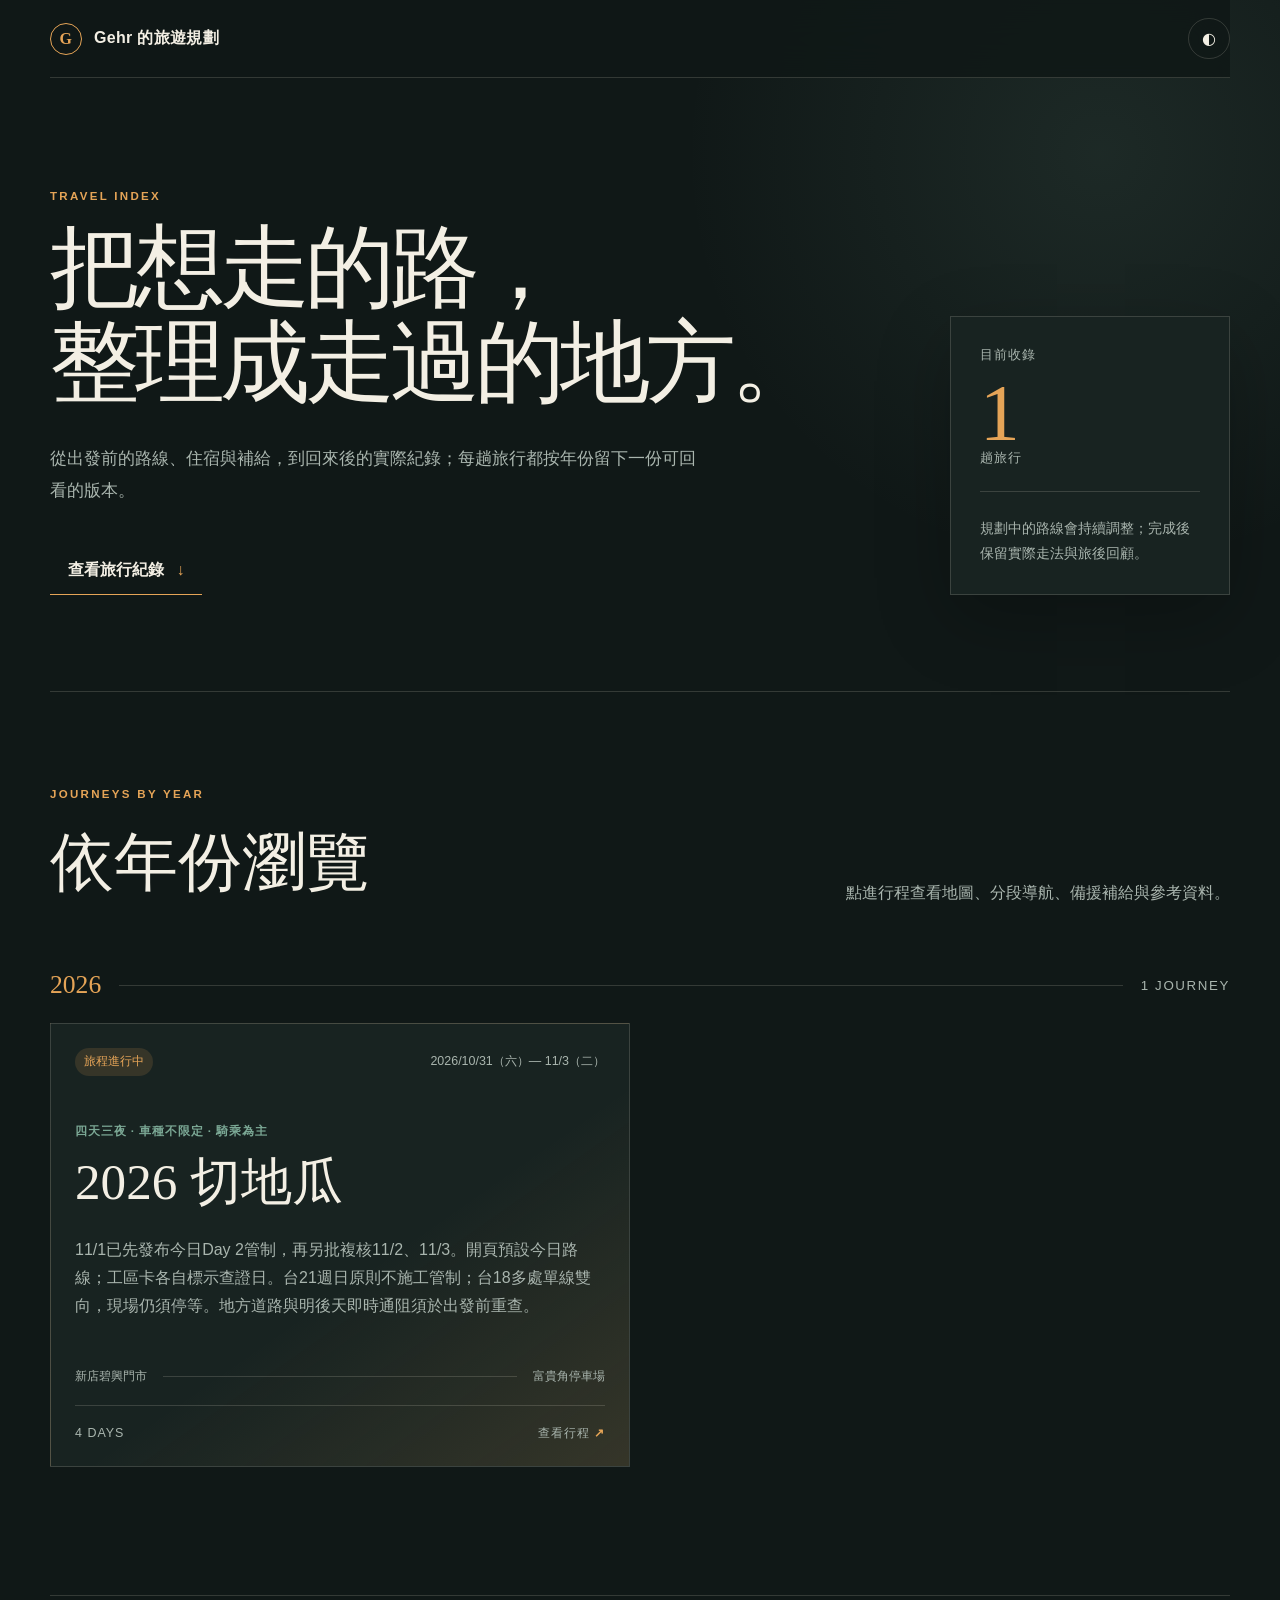
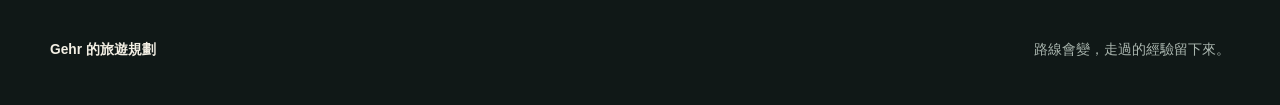
<file: index.html>
<!doctype html>
<html lang="zh-Hant">
  <head>
    <meta charset="utf-8" />
    <meta name="viewport" content="width=device-width, initial-scale=1" />
    <meta name="theme-color" content="#101817" />
    <meta name="description" content="Gehr 的旅遊規劃：依年份整理正在規劃與已完成的旅行。" />
    <title>Gehr 的旅遊規劃</title>
    <link rel="stylesheet" href="assets/home.css" />
  </head>
  <body>
    <a class="skip-link" href="#trips">跳到旅行列表</a>

    <header class="site-header">
      <a class="brand" href="index.html" aria-label="Gehr 的旅遊規劃首頁">
        <span class="brand-mark" aria-hidden="true">G</span>
        <span>Gehr 的旅遊規劃</span>
      </a>
      <button class="theme-toggle" type="button" aria-label="切換明暗模式" title="切換明暗模式">◐</button>
    </header>

    <main>
      <section class="hero" aria-labelledby="hero-title">
        <div class="hero-copy">
          <p class="eyebrow">TRAVEL INDEX</p>
          <h1 id="hero-title">把想走的路，<br />整理成走過的地方。</h1>
          <p class="hero-note">從出發前的路線、住宿與補給，到回來後的實際紀錄；每趟旅行都按年份留下一份可回看的版本。</p>
          <a class="primary-link" href="#trips">查看旅行紀錄 <span aria-hidden="true">↓</span></a>
        </div>
        <aside class="hero-index" aria-label="網站內容摘要">
          <span class="index-label">目前收錄</span>
          <strong id="trip-count">1</strong>
          <span>趟旅行</span>
          <div class="index-rule"></div>
          <p>規劃中的路線會持續調整；完成後保留實際走法與旅後回顧。</p>
        </aside>
      </section>

      <section class="trip-index" id="trips" aria-labelledby="trips-title">
        <div class="section-heading">
          <div>
            <p class="eyebrow">JOURNEYS BY YEAR</p>
            <h2 id="trips-title">依年份瀏覽</h2>
          </div>
          <p>點進行程查看地圖、分段導航、備援補給與參考資料。</p>
        </div>
        <div id="year-groups"></div>
      </section>
    </main>

    <footer class="site-footer">
      <strong>Gehr 的旅遊規劃</strong>
      <span>路線會變，走過的經驗留下來。</span>
    </footer>

    <script src="trips/2026/qiedigua/route-data.js?v=20261101-following-2"></script>
    <script src="assets/home.js"></script>
  </body>
</html>
</file>
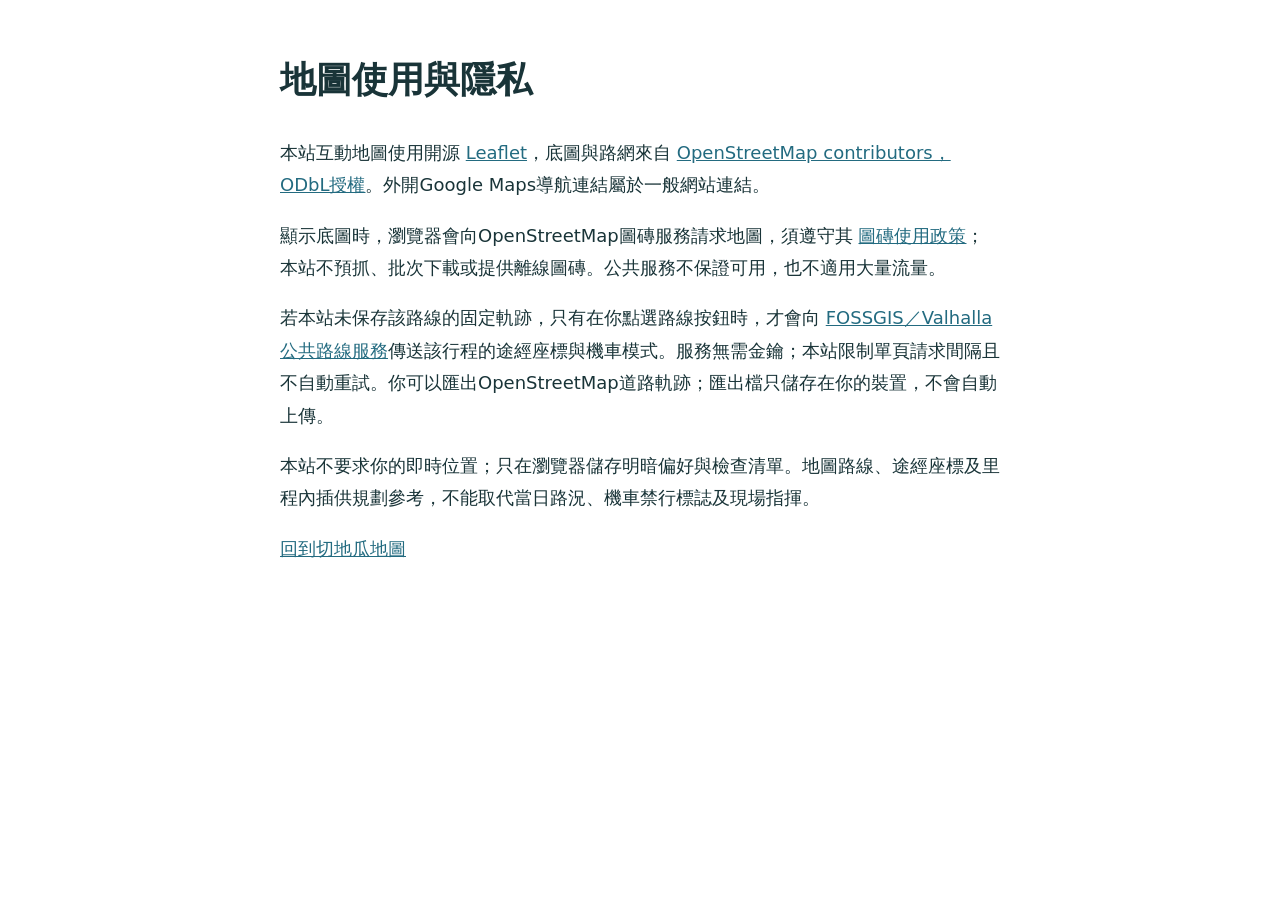
<file: map-policy.html>
<!doctype html><html lang="zh-Hant"><meta charset="utf-8"><meta name="viewport" content="width=device-width,initial-scale=1"><title>地圖使用與隱私｜Gehr 的旅遊規劃</title><style>body{max-width:720px;margin:3rem auto;padding:0 1rem;font:18px/1.8 system-ui;color:#193438}a{color:#236b80}</style><h1>地圖使用與隱私</h1><p>本站互動地圖使用開源 <a href="https://leafletjs.com/">Leaflet</a>，底圖與路網來自 <a href="https://www.openstreetmap.org/copyright">OpenStreetMap contributors，ODbL授權</a>。外開Google Maps導航連結屬於一般網站連結。</p><p>顯示底圖時，瀏覽器會向OpenStreetMap圖磚服務請求地圖，須遵守其 <a href="https://operations.osmfoundation.org/policies/tiles/">圖磚使用政策</a>；本站不預抓、批次下載或提供離線圖磚。公共服務不保證可用，也不適用大量流量。</p><p>若本站未保存該路線的固定軌跡，只有在你點選路線按鈕時，才會向 <a href="https://valhalla.github.io/valhalla/start/introduction/">FOSSGIS／Valhalla公共路線服務</a>傳送該行程的途經座標與機車模式。服務無需金鑰；本站限制單頁請求間隔且不自動重試。你可以匯出OpenStreetMap道路軌跡；匯出檔只儲存在你的裝置，不會自動上傳。</p><p>本站不要求你的即時位置；只在瀏覽器儲存明暗偏好與檢查清單。地圖路線、途經座標及里程內插供規劃參考，不能取代當日路況、機車禁行標誌及現場指揮。</p><p><a href="trips/2026/qiedigua/#map-section">回到切地瓜地圖</a></p></html>
</file>
<file: assets/home.css>
:root {
  color-scheme: dark;
  --bg: #101817;
  --surface: #182321;
  --surface-2: #1d2a27;
  --text: #f3efe4;
  --muted: #a9b5ae;
  --line: rgba(238, 235, 219, 0.16);
  --accent: #e5a457;
  --accent-soft: rgba(229, 164, 87, 0.14);
  --green: #7ba895;
  --header: rgba(16, 24, 23, 0.86);
  --shadow: 0 24px 70px rgba(0, 0, 0, 0.24);
  font-family: Inter, "Noto Sans TC", "PingFang TC", "Microsoft JhengHei", sans-serif;
}

:root[data-theme="light"] {
  color-scheme: light;
  --bg: #f3f0e7;
  --surface: #fffdf7;
  --surface-2: #e9ece4;
  --text: #16211f;
  --muted: #66726d;
  --line: rgba(22, 33, 31, 0.16);
  --accent: #ae6428;
  --accent-soft: rgba(174, 100, 40, 0.1);
  --green: #477765;
  --header: rgba(243, 240, 231, 0.88);
  --shadow: 0 24px 70px rgba(65, 55, 37, 0.12);
}

* { box-sizing: border-box; }
html { scroll-behavior: smooth; }
body {
  margin: 0;
  min-width: 320px;
  background:
    radial-gradient(circle at 86% 9%, rgba(123, 168, 149, 0.12), transparent 26rem),
    var(--bg);
  color: var(--text);
}
a { color: inherit; }
button { font: inherit; }

.skip-link {
  position: fixed;
  top: -5rem;
  left: 1rem;
  z-index: 100;
  padding: 0.7rem 1rem;
  background: var(--text);
  color: var(--bg);
  border-radius: 0.5rem;
}
.skip-link:focus { top: 1rem; }

.site-header,
main,
.site-footer {
  width: min(1180px, calc(100% - 2.5rem));
  margin-inline: auto;
}

.site-header {
  position: sticky;
  top: 0;
  z-index: 20;
  min-height: 78px;
  display: flex;
  align-items: center;
  justify-content: space-between;
  background: var(--header);
  border-bottom: 1px solid var(--line);
  backdrop-filter: blur(18px);
}

.brand {
  display: inline-flex;
  align-items: center;
  gap: 0.75rem;
  text-decoration: none;
  font-weight: 750;
  letter-spacing: 0.02em;
}

.brand-mark {
  display: grid;
  place-items: center;
  width: 2rem;
  height: 2rem;
  border: 1px solid var(--accent);
  color: var(--accent);
  border-radius: 50%;
  font-family: Georgia, serif;
}

.theme-toggle {
  width: 2.6rem;
  height: 2.6rem;
  border: 1px solid var(--line);
  border-radius: 50%;
  background: transparent;
  color: var(--text);
  cursor: pointer;
}

.hero {
  min-height: 610px;
  display: grid;
  grid-template-columns: minmax(0, 1fr) 280px;
  gap: 7rem;
  align-items: center;
  padding: 7rem 0 6rem;
  border-bottom: 1px solid var(--line);
}

.eyebrow {
  margin: 0 0 1.2rem;
  color: var(--accent);
  font-size: 0.72rem;
  font-weight: 800;
  letter-spacing: 0.2em;
}

.hero h1 {
  max-width: 840px;
  margin: 0;
  font-family: Georgia, "Noto Serif TC", serif;
  font-size: clamp(3.4rem, 7vw, 6.7rem);
  font-weight: 500;
  line-height: 1.06;
  letter-spacing: -0.055em;
}

.hero-note {
  max-width: 660px;
  margin: 2rem 0 2.5rem;
  color: var(--muted);
  font-size: 1.05rem;
  line-height: 1.9;
}

.primary-link {
  display: inline-flex;
  align-items: center;
  gap: 0.8rem;
  min-height: 48px;
  padding: 0.75rem 1.1rem;
  border-bottom: 1px solid var(--accent);
  color: var(--text);
  text-decoration: none;
  font-weight: 750;
}

.primary-link span { color: var(--accent); }

.hero-index {
  align-self: end;
  padding: 1.8rem;
  background: var(--surface);
  border: 1px solid var(--line);
  box-shadow: var(--shadow);
}

.hero-index .index-label,
.hero-index > span:last-of-type {
  display: block;
  color: var(--muted);
  font-size: 0.82rem;
  letter-spacing: 0.08em;
}

.hero-index strong {
  display: block;
  margin: 0.6rem 0 -0.25rem;
  color: var(--accent);
  font-family: Georgia, serif;
  font-size: 5rem;
  font-weight: 400;
  line-height: 1;
}

.index-rule {
  height: 1px;
  margin: 1.5rem 0;
  background: var(--line);
}

.hero-index p {
  margin: 0;
  color: var(--muted);
  font-size: 0.9rem;
  line-height: 1.7;
}

.trip-index { padding: 6rem 0 8rem; }
.section-heading {
  display: flex;
  justify-content: space-between;
  gap: 3rem;
  align-items: end;
  margin-bottom: 4rem;
}
.section-heading h2 {
  margin: 0;
  font-family: Georgia, "Noto Serif TC", serif;
  font-size: clamp(2.3rem, 5vw, 4rem);
  font-weight: 500;
}
.section-heading > p {
  max-width: 410px;
  margin: 0;
  color: var(--muted);
  line-height: 1.7;
}

.year-group + .year-group { margin-top: 5rem; }
.year-label {
  display: flex;
  align-items: center;
  gap: 1.1rem;
  margin-bottom: 1.4rem;
}
.year-label span {
  color: var(--accent);
  font-family: Georgia, serif;
  font-size: 1.6rem;
}
.year-label i { flex: 1; height: 1px; background: var(--line); }
.year-label small { color: var(--muted); letter-spacing: 0.12em; }

.trip-grid {
  display: grid;
  grid-template-columns: repeat(2, minmax(0, 1fr));
  gap: 1.25rem;
}

.trip-card {
  position: relative;
  min-height: 410px;
  display: flex;
  flex-direction: column;
  padding: 1.5rem;
  overflow: hidden;
  background:
    linear-gradient(145deg, transparent 55%, var(--accent-soft)),
    var(--surface);
  border: 1px solid var(--line);
  transition: transform 180ms ease, border-color 180ms ease;
}
.trip-card:hover {
  transform: translateY(-4px);
  border-color: color-mix(in srgb, var(--accent) 55%, transparent);
}
.trip-card-link { position: absolute; inset: 0; z-index: 2; }
.trip-card-topline,
.trip-card-footer,
.trip-card-route {
  display: flex;
  align-items: center;
  justify-content: space-between;
  gap: 1rem;
  color: var(--muted);
  font-size: 0.78rem;
}
.status {
  padding: 0.35rem 0.55rem;
  color: var(--accent);
  background: var(--accent-soft);
  border-radius: 999px;
}
.status.complete { color: var(--green); }
.status.paused { color: var(--muted); }
.trip-card-body { margin: auto 0; padding: 3rem 0; }
.trip-card-body > p:first-child {
  margin: 0 0 0.6rem;
  color: var(--green);
  font-size: 0.72rem;
  font-weight: 750;
  letter-spacing: 0.08em;
}
.trip-card h3 {
  margin: 0;
  font-family: Georgia, "Noto Serif TC", serif;
  font-size: clamp(2.2rem, 4vw, 3.5rem);
  font-weight: 500;
  white-space: nowrap;
}
.trip-summary {
  max-width: 580px;
  margin: 1.2rem 0 0;
  color: var(--muted);
  line-height: 1.75;
}
.trip-card-route { justify-content: flex-start; margin-bottom: 1.2rem; }
.trip-card-route i { flex: 1; height: 1px; background: var(--line); }
.trip-card-footer {
  padding-top: 1.2rem;
  border-top: 1px solid var(--line);
  letter-spacing: 0.08em;
}
.trip-card-footer b { color: var(--accent); }

.site-footer {
  min-height: 110px;
  display: flex;
  align-items: center;
  justify-content: space-between;
  gap: 2rem;
  border-top: 1px solid var(--line);
  color: var(--muted);
  font-size: 0.86rem;
}
.site-footer strong { color: var(--text); }

@media (max-width: 820px) {
  .hero { grid-template-columns: 1fr; gap: 3rem; padding-top: 5rem; }
  .hero-index { align-self: auto; max-width: 360px; }
  .section-heading { display: block; }
  .section-heading > p { margin-top: 1rem; }
  .trip-grid { grid-template-columns: 1fr; }
}

@media (max-width: 560px) {
  .site-header, main, .site-footer { width: min(100% - 1.5rem, 1180px); }
  .brand span:last-child { font-size: 0.9rem; }
  .hero { min-height: auto; padding: 4rem 0; }
  .hero h1 { font-size: clamp(2.8rem, 15vw, 4.1rem); }
  .trip-index { padding: 4rem 0 5rem; }
  .trip-card { min-height: 390px; padding: 1.15rem; }
  .trip-card h3 { font-size: clamp(2rem, 11vw, 2.8rem); }
  .trip-card-topline { align-items: flex-start; }
  .trip-card-topline > span:last-child { text-align: right; }
  .site-footer { align-items: flex-start; flex-direction: column; justify-content: center; gap: 0.35rem; }
}

@media (prefers-reduced-motion: reduce) {
  html { scroll-behavior: auto; }
  *, *::before, *::after { transition: none !important; }
}
</file>
